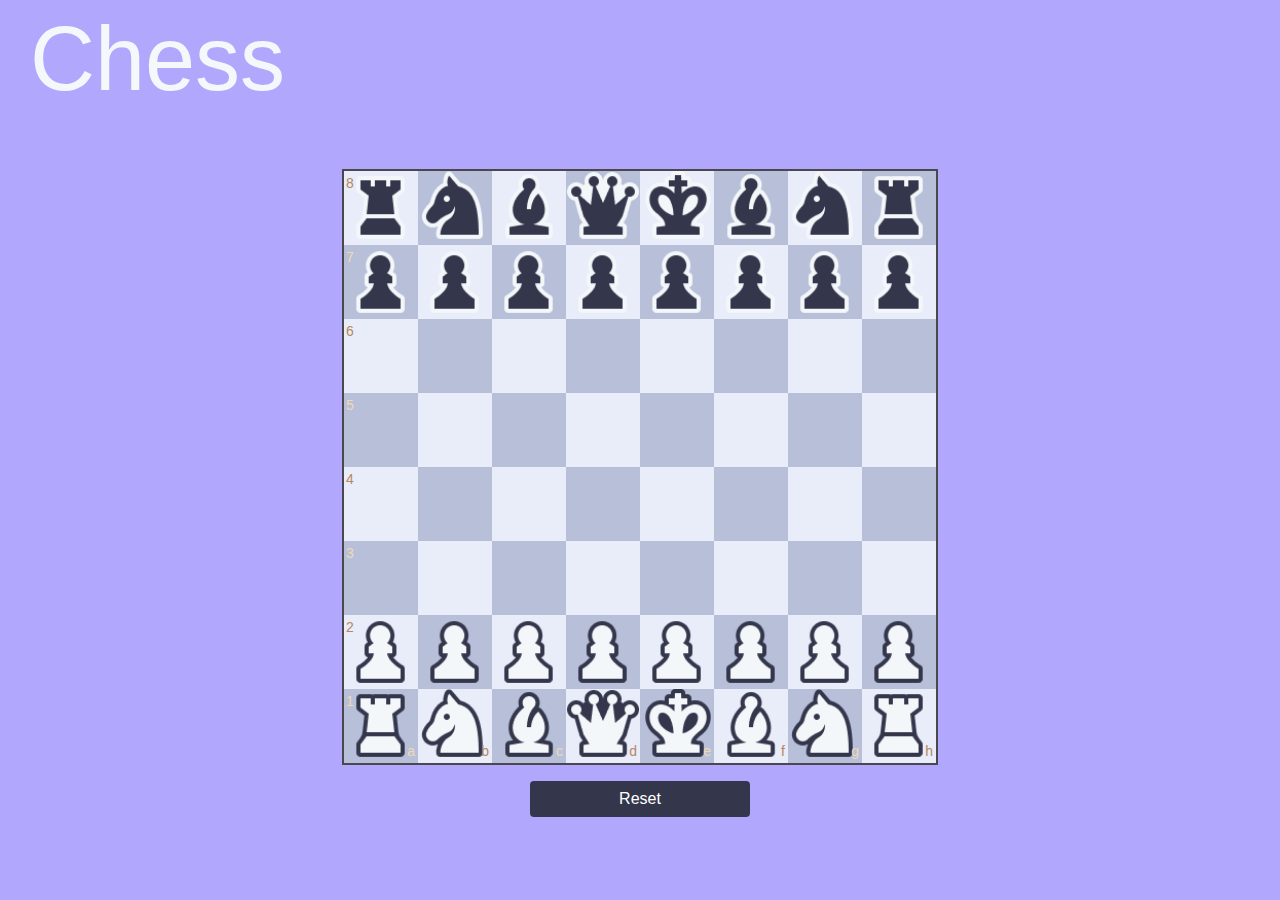
<file: index.html>
<!doctype html>
<html>
<head>

<title>Chess</title>

<link rel="stylesheet" type="text/css" href="static/chessboard.min.css">

<script src="static/jquery.min.js"></script>
<script src="static/chessboard.min.js"></script>
<link rel="stylesheet" href="https://maxcdn.bootstrapcdn.com/bootstrap/4.0.0/css/bootstrap.min.css" integrity="sha384-Gn5384xqQ1aoWXA+058RXPxPg6fy4IWvTNh0E263XmFcJlSAwiGgFAW/dAiS6JXm" crossorigin="anonymous">
    <style>
        body{
        background-image:url({{url_for('static',filename='back/background.jpg')}})
        }


    </style>

<h1 style="color: #F4F8FB; margin-left: 30px; margin-top: 5px; font-family: -apple-system, BlinkMacSystemFont, 'Segoe UI', Roboto, Oxygen, Ubuntu, Cantarell, 'Open Sans', 'Helvetica Neue', sans-serif; font-size: 90px;">Chess</h1>
</head>
<center>

<body style="background-color: #B1A7FD">
<br>
<br>
<div id="board" style="width: 600px"></div>
<p></p>


<script type="text/javascript">

var board = ChessBoard('board', {
  position: 'start',
  draggable: true,
  onDrop: onDrop
});

var files = {"a": 0, "b": 1, "c": 2, "d": 3, "e": 4, "f": 5, "g": 6, "h": 7};
function get_square(sq) {
  return 8*(parseInt(sq.charAt(1)) - 1) + files[sq.charAt(0)];
}


function onDrop(source, target, piece) {
  if(source == target) return

  var promotion = piece.toLowerCase().charAt(1) == 'p' && parseInt(target.charAt(1)) == 8;

  $.get('/move_coordinates', {'from': get_square(source), 'to': get_square(target), 'promotion': promotion}, function(r) {
    if (r.includes("game over")) {
      document.querySelector('p').innerText = 'game over';
    } else {
      document.querySelector('p').innerText = '';
      board.position(r);
    }
  });
}

function newGame() {
  $.get('/newgame', function(r) {
    document.querySelector('p').innerText = '';
    board.position(r);
  });
}
</script>
<button class = "btn btn-primary btn-block mb-3" style = "background-color: #34364B;
  border: none;
  width: 220px;
  margin-left: 0px;
  margin-top:0px" onclick="newGame()">Reset</button><br/>
</center>

</body>

</html>
</file>
<file: static/chessboard.min.css>
/*! chessboard.js v0.3.0 | (c) 2013 Chris Oakman | MIT License chessboardjs.com/license */

.clearfix-7da63 {
	clear: both
}

.board-b72b1 {
	border: 2px solid #4a484e;
	-moz-box-sizing: content-box;
	box-sizing: content-box
}

.square-55d63 {
	float: left;
	position: relative;
	-webkit-touch-callout: none;
	-webkit-user-select: none;
	-khtml-user-select: none;
	-moz-user-select: none;
	-ms-user-select: none;
	user-select: none
}

.white-1e1d7 {
	background-color: #E8EDF9;
	color: #b58863
}

.black-3c85d {
	background-color: #B7C0D8;
	color: #f0d9b5
}

.highlight1-32417,
.highlight2-9c5d2 {
	-webkit-box-shadow: inset 0 0 3px 3px #7B61FF;
	-moz-box-shadow: inset 0 0 3px 3px #7B61FF;
	box-shadow: inset 0 0 3px 3px #7B61FF
}

.notation-322f9 {
	cursor: default;
	font-family: "Helvetica Neue", Helvetica, Arial, sans-serif;
	font-size: 14px;
	position: absolute
}

.alpha-d2270 {
	bottom: 1px;
	right: 3px
}

.numeric-fc462 {
	top: 2px;
	left: 2px
}
</file>
